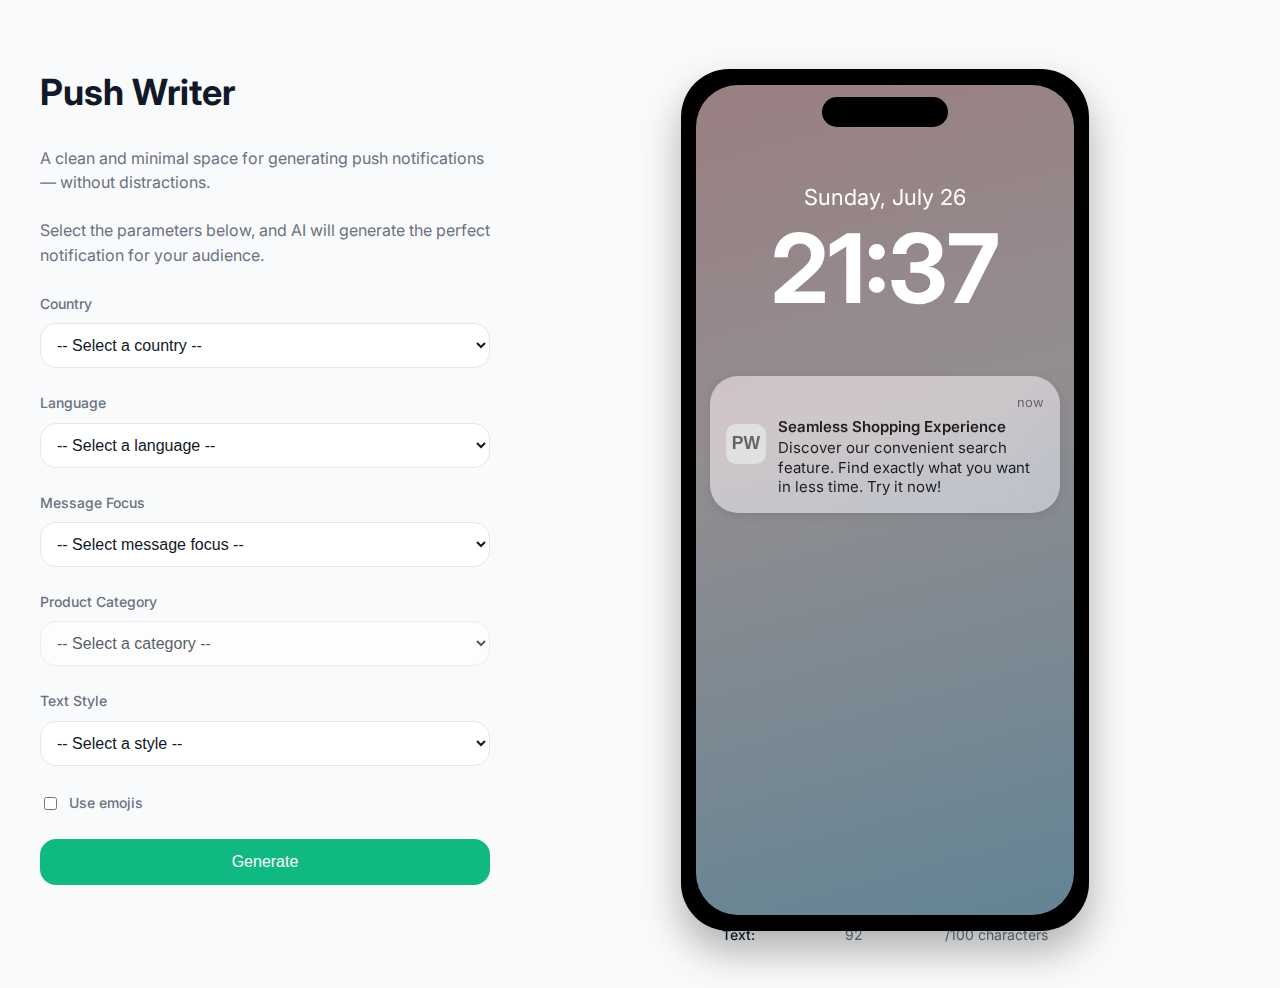
<file: index.html>
<!DOCTYPE html>
<html lang="en">
<head>
    <meta charset="UTF-8">
    <meta name="viewport" content="width=device-width, initial-scale=1.0">
    <title>Push Writer</title>
    <link rel="stylesheet" href="style.css">
    <link rel="preconnect" href="https://fonts.googleapis.com">
    <link rel="preconnect" href="https://fonts.gstatic.com" crossorigin>
    <link href="https://fonts.googleapis.com/css2?family=Inter:wght@400;500;600;700&display=swap" rel="stylesheet">
</head>
<body>
    <div class="container">
        <h1>Push Writer</h1>
        
        <div class="description">
            A clean and minimal space for generating push notifications — without distractions.
        </div>
        
        <div class="features">
            <p>Select the parameters below, and AI will generate the perfect notification for your audience.</p>
        </div>

        <div class="layout">
            <div class="filters-column">
                <form id="push-form">
                    <div class="form-group">
                        <label for="country">Country</label>
                        <select id="country" name="country" required>
                            <option value="">Select a country</option>
                            <!-- Options will be populated by JavaScript -->
                        </select>
                    </div>

                    <div class="form-group">
                        <label for="language">Language</label>
                        <select id="language" name="language" required>
                            <option value="">Select a language</option>
                            <!-- Options will be populated by JavaScript -->
                        </select>
                    </div>

                    <div class="form-group">
                        <label for="message-focus">Message Focus</label>
                        <select id="message-focus" name="message_focus" required>
                            <option value="">Select message focus</option>
                            <!-- Options will be populated by JavaScript -->
                        </select>
                    </div>

                    <div class="form-group" id="event-group" style="display: none;">
                        <label for="event">Event</label>
                        <select id="event" name="event">
                            <option value="">Select an event</option>
                            <!-- Options will be populated by JavaScript -->
                        </select>
                    </div>

                    <div class="form-group" id="functional-advantage-group" style="display: none;">
                        <label for="functional-advantage">Functional Advantage</label>
                        <select id="functional-advantage" name="functional_advantage">
                            <option value="">Select functional advantage</option>
                            <!-- Options will be populated by JavaScript -->
                        </select>
                    </div>

                    <div class="form-group">
                        <label for="category">Product Category</label>
                        <select id="category" name="category" required>
                            <option value="">Select a category</option>
                            <!-- Options will be populated by JavaScript after event selection -->
                        </select>
                    </div>

                    <div class="form-group">
                        <label for="style">Text Style</label>
                        <select id="style" name="style" required>
                            <option value="">Select a style</option>
                            <!-- Options will be populated by JavaScript -->
                        </select>
                    </div>

                    <div class="form-group">
                        <input type="checkbox" id="use-emojis" name="use_emojis">
                        <label for="use-emojis" class="checkbox-label">Use emojis</label>
                    </div>

                    <button type="submit">Generate</button>
                </form>
            </div>
            
            <div class="results-column">
                <div class="results" id="results">
                    <h2 class="results-title">Result</h2>
                    <div class="empty-state" id="empty-state">
                        <p>Your notification will appear here after generation</p>
                    </div>
                    <div class="result-content" id="result-content" style="display: none;">
                        <div class="previews">
                            <!-- iOS Lock Screen Preview -->
                            <div class="preview preview-ios">
                                <div class="iphone-frame">
                                    <div class="iphone-screen">
                                        <!-- Dynamic Island -->
                                        <div class="iphone-notch"></div>
                                        
                                        <!-- Time and Date -->
                                        <div class="lockscreen-time-date-wrapper">
                                            <div id="lockscreen-date" class="lockscreen-date"></div>
                                            <div id="lockscreen-time" class="lockscreen-time"></div>
                                        </div>
                                        
                                        <!-- Notification -->
                                        <div class="notification-bubble-ios">
                                            <div class="app-icon-ios"></div>
                                            <div class="notification-text-content-ios">
                                                <div class="notification-header-ios">
                                                    <!--<div class="app-name-ios">Push Writer</div> -->
                                                    <div class="notification-timestamp-ios">now</div>
                                                </div>
                                                <div id="ios-title" class="notification-title-ios"></div>
                                                <div id="ios-body" class="notification-body-ios"></div>
                                            </div>
                                        </div>
                                    </div>
                                </div>
                            </div>
                        </div>
                        <!-- Character counts remain outside previews -->
                        <div class="result-counts">
                            <div class="count-group">
                                <span class="count-label">Title:</span>
                                <span id="title-count-display">0</span>/30 characters
                            </div>
                            <div class="count-group">
                                <span class="count-label">Text:</span>
                                <span id="text-count-display">0</span>/100 characters
                            </div>
                        </div>
                    </div>
                </div>
            </div>
        </div>
    </div>

    <script src="script.js"></script>
</body>
</html>
</file>
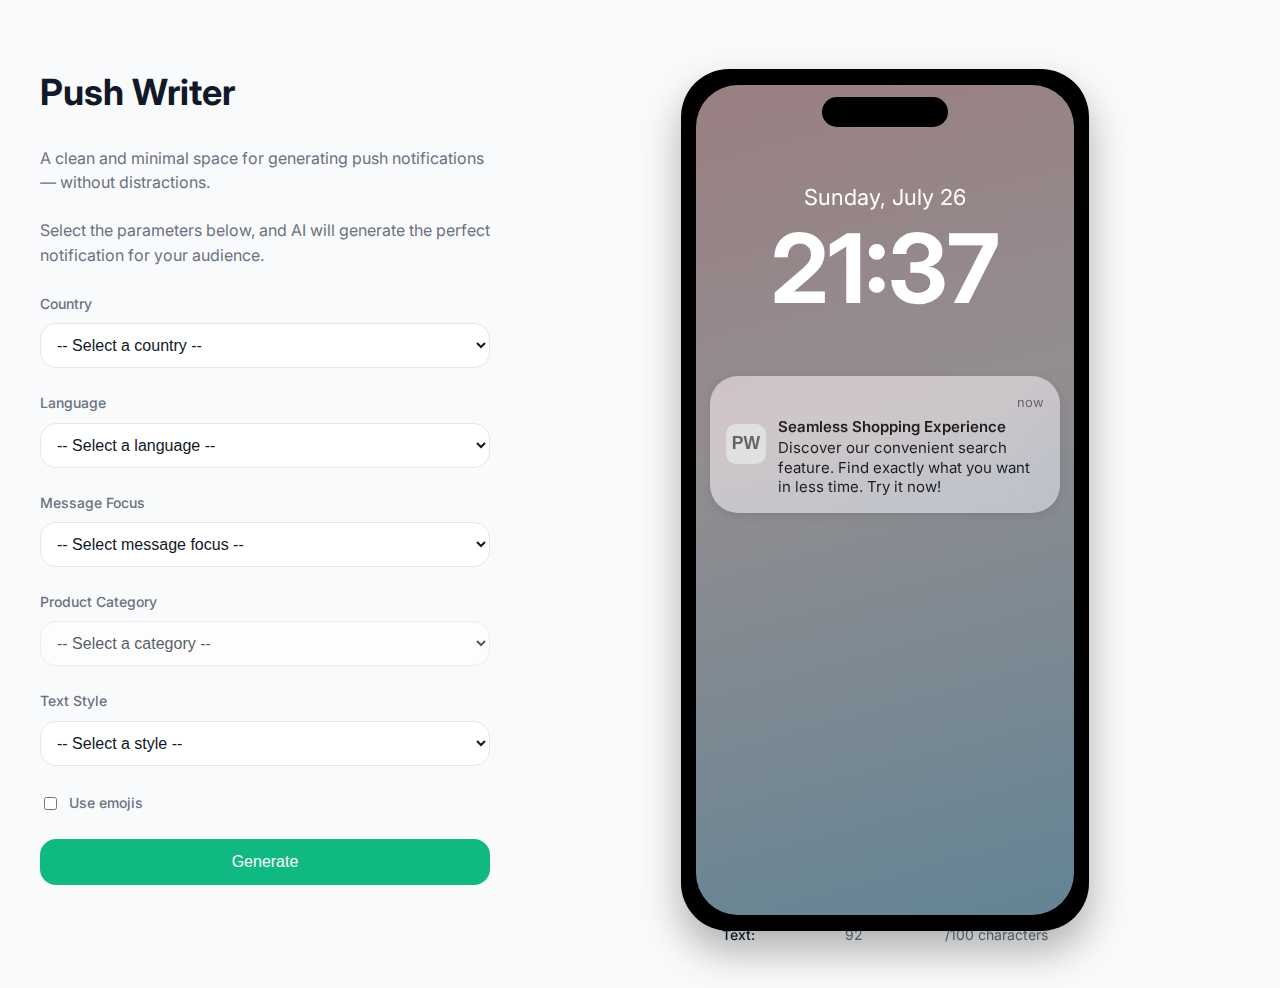
<file: static/index.html>
<!DOCTYPE html>
<html lang="en">
<head>
    <meta charset="UTF-8">
    <meta name="viewport" content="width=device-width, initial-scale=1.0">
    <title>Push Writer</title>
    <link rel="stylesheet" href="/style.css">
    <link rel="preconnect" href="https://fonts.googleapis.com">
    <link rel="preconnect" href="https://fonts.gstatic.com" crossorigin>
    <link href="https://fonts.googleapis.com/css2?family=Inter:wght@400;500;600;700&display=swap" rel="stylesheet">
</head>
<body>
    <div class="container">
        <h1>Push Writer</h1>
        
        <div class="description">
            A clean and minimal space for generating push notifications — without distractions.
        </div>
        
        <div class="features">
            <p>Select the parameters below, and AI will generate the perfect notification for your audience.</p>
        </div>

        <div class="layout">
            <div class="filters-column">
                <form id="push-form">
                    <div class="form-group">
                        <label for="country">Country</label>
                        <select id="country" name="country" required>
                            <option value="">Select a country</option>
                            <!-- Options will be populated by JavaScript -->
                        </select>
                    </div>

                    <div class="form-group">
                        <label for="language">Language</label>
                        <select id="language" name="language" required>
                            <option value="">Select a language</option>
                            <!-- Options will be populated by JavaScript -->
                        </select>
                    </div>

                    <div class="form-group">
                        <label for="message-focus">Message Focus</label>
                        <select id="message-focus" name="message_focus" required>
                            <option value="">Select message focus</option>
                            <!-- Options will be populated by JavaScript -->
                        </select>
                    </div>

                    <div class="form-group" id="event-group" style="display: none;">
                        <label for="event">Event</label>
                        <select id="event" name="event">
                            <option value="">Select an event</option>
                            <!-- Options will be populated by JavaScript -->
                        </select>
                    </div>

                    <div class="form-group" id="functional-advantage-group" style="display: none;">
                        <label for="functional-advantage">Functional Advantage</label>
                        <select id="functional-advantage" name="functional_advantage">
                            <option value="">Select functional advantage</option>
                            <!-- Options will be populated by JavaScript -->
                        </select>
                    </div>

                    <div class="form-group">
                        <label for="category">Product Category</label>
                        <select id="category" name="category" required>
                            <option value="">Select a category</option>
                            <!-- Options will be populated by JavaScript after event selection -->
                        </select>
                    </div>

                    <div class="form-group">
                        <label for="style">Text Style</label>
                        <select id="style" name="style" required>
                            <option value="">Select a style</option>
                            <!-- Options will be populated by JavaScript -->
                        </select>
                    </div>

                    <div class="form-group">
                        <input type="checkbox" id="use-emojis" name="use_emojis">
                        <label for="use-emojis" class="checkbox-label">Use emojis</label>
                    </div>

                    <button type="submit">Generate</button>
                </form>
            </div>
            
            <div class="results-column">
                <div class="results" id="results">
                    <h2 class="results-title">Result</h2>
                    <div class="empty-state" id="empty-state">
                        <p>Your notification will appear here after generation</p>
                    </div>
                    <div class="result-content" id="result-content" style="display: none;">
                        <div class="previews">
                            <!-- iOS Lock Screen Preview -->
                            <div class="preview preview-ios">
                                <div class="iphone-frame">
                                    <div class="iphone-screen">
                                        <!-- Dynamic Island -->
                                        <div class="iphone-notch"></div>
                                        
                                        <!-- Time and Date -->
                                        <div class="lockscreen-time-date-wrapper">
                                            <div id="lockscreen-date" class="lockscreen-date"></div>
                                            <div id="lockscreen-time" class="lockscreen-time"></div>
                                        </div>
                                        
                                        <!-- Notification -->
                                        <div class="notification-bubble-ios">
                                            <div class="app-icon-ios"></div>
                                            <div class="notification-text-content-ios">
                                                <div class="notification-header-ios">
                                                    <!--<div class="app-name-ios">Push Writer</div> -->
                                                    <div class="notification-timestamp-ios">now</div>
                                                </div>
                                                <div id="ios-title" class="notification-title-ios"></div>
                                                <div id="ios-body" class="notification-body-ios"></div>
                                            </div>
                                        </div>
                                    </div>
                                </div>
                            </div>
                        </div>
                        <!-- Character counts remain outside previews -->
                        <div class="result-counts">
                            <div class="count-group">
                                <span class="count-label">Title:</span>
                                <span id="title-count-display">0</span>/30 characters
                            </div>
                            <div class="count-group">
                                <span class="count-label">Text:</span>
                                <span id="text-count-display">0</span>/100 characters
                            </div>
                        </div>
                    </div>
                </div>
            </div>
        </div>
    </div>

    <script src="/script.js"></script>
</body>
</html>
</file>
<file: style.css>
body {
    font-family: 'Inter', -apple-system, BlinkMacSystemFont, sans-serif;
    line-height: 1.6;
    margin: 0;
    padding: 40px 20px;
    background-color: #fff;
    color: #333;
}

.container {
    max-width: 1200px;
    margin: 0 auto;
    padding: 0 20px;
}

h1 {
    font-size: 2.4rem;
    font-weight: 700;
    margin-bottom: 0.8rem;
    color: #111;
}

h2 {
    font-size: 1.8rem;
    font-weight: 600;
    margin-top: 0;
    margin-bottom: 1.5rem;
    color: #222;
}

/* Описание */
.description {
    font-size: 1.1rem;
    color: #555;
    margin-bottom: 0;
    line-height: 1.5;
    max-width: 450px;
}

.features {
    font-size: 1rem;
    color: #666;
    margin-bottom: 1.5rem;
    max-width: 450px;
}

.features p {
    margin: 0;
}

/* Двухколоночный макет */
.layout {
    display: flex;
    gap: 40px;
    align-items: flex-start;
    margin-top: 1rem;
}

.filters-column {
    flex: 1;
    max-width: 450px;
}

.results-column {
    flex: 1;
    position: sticky;
    top: 20px;
}

.form-group {
    margin-bottom: 1.5rem;
}

label {
    display: block;
    margin-bottom: 0.5rem;
    font-size: 0.95rem;
    color: #444;
    font-weight: 500;
}

select, input[type="text"] {
    width: 100%;
    padding: 12px;
    border: 1px solid #ddd;
    border-radius: 6px;
    box-sizing: border-box;
    background-color: #fafafa;
    font-size: 1rem;
    color: #333;
    transition: all 0.2s ease;
}

select:focus, input[type="text"]:focus {
    outline: none;
    border-color: #aaa;
    background-color: #fff;
}

input[type="checkbox"] {
    margin-right: 8px;
    vertical-align: middle;
}

.checkbox-label {
    display: inline;
    font-size: 0.95rem;
    color: #444;
}

button {
    display: block;
    width: 100%;
    padding: 14px;
    background-color: #9cb899; /* Пастельный зеленый */
    color: #fff;
    border: none;
    border-radius: 6px;
    font-size: 1rem;
    cursor: pointer;
    transition: background-color 0.3s ease;
    font-weight: 500;
}

button:hover {
    background-color: #88a485;
}

.results {
    height: auto;
    padding: 0;
    background-color: transparent;
    border-radius: 0;
    box-shadow: none;
}

.results:hover {
    box-shadow: none;
}

.results.error {
    border: 1px solid #F87171;
}

.results-title {
    display: none;
}

.ios-notification-wrapper {
    width: 100%;
    display: flex;
    flex-direction: column;
    align-items: center; /* Center notification and counts */
    margin-bottom: 1rem; /* Space between notification and counts if needed */
}

.ios-notification {
    margin-bottom: 1rem; /* Space below notification */
}

.result-counts {
    display: flex;
    flex-direction: column;
    align-items: flex-start;
    width: 100%;
    max-width: 350px;
    margin: 0 auto;
    padding: 0 12px;
    box-sizing: border-box;
    margin-top: -2rem;
}

.count-group {
    font-size: 0.875rem; /* text-sm */
    color: var(--color-muted);
    margin-bottom: 0.15rem;
    width: 100%;
    display: flex;
    justify-content: space-between;
}

.count-label {
    font-weight: 500;
    color: var(--color-text);
    margin-right: 0.5rem;
}

.empty-state {
    margin-top: 1rem; /* Space from title */
    min-height: 200px;
    color: var(--color-muted);
    font-size: 1rem;
    text-align: center;
    padding: 20px;
    background-color: #eaeaea;
    border-radius: var(--border-radius);
}

.result-group {
    margin-bottom: 0.5rem;
}

.result-group label {
    font-size: 0.875rem;
    color: var(--color-muted);
    margin-bottom: 0.25rem;
}

textarea {
    width: 100%;
    padding: 8px;
    border: none;
    border-radius: 6px;
    box-sizing: border-box;
    background-color: #c5d5c2; /* Пастельный зеленый как на скриншоте */
    font-size: 1rem;
    color: #333;
    resize: none;
    line-height: 1.4;
}

textarea:focus {
    outline: none;
}

textarea[readonly] {
    cursor: text;
    background-color: var(--color-block);
    border: 1px solid var(--color-input-border);
    border-radius: 0.5rem;
}

/* Адаптивность для мобильных устройств */
@media (max-width: 900px) {
    .layout {
        flex-direction: column;
    }
    
    .filters-column, 
    .results-column {
        max-width: 100%;
        width: 100%;
    }
    
    .results-column {
        margin-top: 0;
    }
    .previews {
        margin-top: 1rem;
        min-height: 600px;
    }
}

/* Redesign overrides */
:root {
    --color-bg: #F9FAFB;
    --color-block: #FFFFFF;
    --color-text: #111827;
    --color-muted: #6B7280;
    --color-input-border: #E5E7EB;
    --color-button: #10B981;
    --color-white: #FFFFFF;
    --border-radius: 1rem;
    --shadow-md: 0 4px 6px rgba(0, 0, 0, 0.1);
    --shadow-lg: 0 10px 15px rgba(0, 0, 0, 0.1);
    --shadow-xl: 0 20px 25px rgba(0, 0, 0, 0.1);
}

body {
    background-color: var(--color-bg);
    color: var(--color-text);
    font-family: 'Inter', sans-serif;
}

h1 {
    font-size: 2.25rem; /* text-4xl */
    font-weight: 700;
    margin-bottom: 1.5rem;
    color: var(--color-text);
}

.description,
.features {
    font-size: 1rem; /* text-base */
    color: var(--color-muted);
    margin-bottom: 1.5rem;
}

label,
.checkbox-label {
    font-size: 0.875rem; /* text-sm */
    color: var(--color-muted);
}

select,
input[type="text"],
textarea {
    padding: 12px;
    border: 1px solid var(--color-input-border);
    border-radius: var(--border-radius);
    background-color: var(--color-block);
    font-size: 1rem;
    color: var(--color-text);
    transition: all 0.2s ease;
}
select:focus,
input[type="text"]:focus,
textarea:focus {
    outline: none;
    border-color: var(--color-muted);
}

button {
    padding: 14px;
    background-color: var(--color-button);
    color: var(--color-white);
    border-radius: var(--border-radius);
    font-size: 1rem;
    font-weight: 500;
    cursor: pointer;
    transition: background-color 0.3s ease, opacity 0.3s ease;
}
button:hover:not(:disabled) {
    background-color: #059E71;
}
button:disabled {
    opacity: 0.5;
    cursor: not-allowed;
}
button.loading {
    cursor: progress;
}

.empty-state {
    min-height: 200px;
    color: var(--color-muted);
    font-size: 1rem;
    text-align: center;
    padding: 20px;
    background-color: #eaeaea;
    border-radius: var(--border-radius);
}

.result-content {
    display: none;
    opacity: 0;
    transform: translateY(10px);
    transition: opacity 0.3s ease, transform 0.3s ease;
    margin-top: 1rem; /* Space from title */
}
.result-content.show {
    display: block !important;
    opacity: 1;
    transform: translateY(0);
}

textarea[readonly] {
    font-size: 1.125rem; /* text-lg */
    font-weight: 500;
    background-color: var(--color-block);
}

/* iOS Notification Styles */
.ios-notification {
    display: flex;
    align-items: flex-start;
    padding: 12px;
    border-radius: 16px;
    background-color: rgba(50, 50, 70, 0.85); /* Semi-transparent dark background */
    backdrop-filter: blur(15px) saturate(180%);
    -webkit-backdrop-filter: blur(15px) saturate(180%); /* For Safari */
    color: #FFFFFF;
    box-shadow: 0 4px 12px rgba(0, 0, 0, 0.2);
    max-width: 350px; /* Typical width of a push notification */
    margin: 0 auto; /* Center it within the results card if desired */
}

.ios-notification-icon-container {
    margin-right: 10px;
}

.ios-notification-icon {
    width: 40px;
    height: 40px;
    background-color: #E0E0E0; /* Placeholder gray icon */
    border-radius: 10px; /* Apple-like icon corner radius */
}

.ios-notification-content {
    flex: 1;
    display: flex;
    flex-direction: column;
}

.ios-notification-header {
    display: flex;
    justify-content: space-between;
    align-items: center;
    margin-bottom: 2px;
}

.ios-notification-app-name {
    font-size: 0.875rem; /* 14px */
    font-weight: 600; /* Semi-bold */
    color: rgba(255, 255, 255, 0.9);
}

.ios-notification-time {
    font-size: 0.7125rem; /* 13px */
    color: rgba(235, 235, 245, 0.6); /* Lighter, slightly transparent white */
}

.ios-notification-title {
    font-size: 0.9375rem; /* 15px */
    font-weight: 600; /* Semi-bold */
    margin-bottom: 1px;
    line-height: 1.3;
    color: #FFFFFF;
}

.ios-notification-body {
    font-size: 0.9375rem; /* 15px */
    line-height: 1.3;
    color: #FFFFFF;
    white-space: pre-wrap; /* To respect newlines from the server if any */
}

/* Adjustments to existing result styles if needed or remove them */
.result-group label,
.result-group textarea,
.count {
    /* These might no longer be needed or will be overridden by the new structure */
    /* display: none; /* Or remove them if they cause issues */
}

/* Preview Container */
.previews {
    display: flex;
    justify-content: center;
    margin-top: -15rem;
    padding: 0;
    min-height: 700px;
}

.preview {
    flex: 1;
    max-width: 450px;
    display: flex;
    justify-content: center;
    align-items: flex-start;
    padding-top: 0;
}

/* iPhone Frame and Screen */
.iphone-frame {
    width: 390px; /* Ширина iPhone 14 Pro */
    height: 844px; /* Высота iPhone 14 Pro */
    background-color: #000;
    border-radius: 48px;
    padding: 9px 9px;
    box-shadow: 0 20px 40px rgba(0,0,0,0.3);
    position: relative;
    display: flex;
    justify-content: center;
    align-items: center;
}

.iphone-screen {
    width: 360px;
    height: 800px;
    border-radius: 42px;
    padding: 15px 9px;
    position: relative;
    overflow: hidden;
    display: flex;
    flex-direction: column;
    align-items: center;
    background: linear-gradient(165deg, 
        rgba(255, 225, 225, 0.5) 0%,
        rgba(255, 255, 255, 0.5) 40%,
        rgba(160, 220, 255, 0.5) 100%
    );
    backdrop-filter: blur(20px);
    -webkit-backdrop-filter: blur(20px);
}

/* Добавляем фоновый паттерн для большей реалистичности */
.iphone-screen::before {
    content: '';
    position: absolute;
    top: 0;
    left: 0;
    right: 0;
    bottom: 0;
    background: linear-gradient(165deg,
        rgba(255, 182, 193, 0.2) 0%,
        rgba(173, 216, 230, 0.2) 100%
    );
    z-index: -1;
}

/* Dynamic Island */
.iphone-notch {
    width: 126px;
    height: 30px;
    background-color: #000;
    border-radius: 20px;
    position: absolute;
    top: 12px;
    left: 50%;
    transform: translateX(-50%);
    z-index: 10;
}

/* Status Bar */
.status-bar {
    display: none;
}

.status-bar-left {
    display: flex;
    align-items: center;
    gap: 5px;
}

.status-bar-right {
    display: flex;
    align-items: center;
    gap: 5px;
}

.signal-icon, .wifi-icon, .battery-icon {
    width: 18px;
    height: 12px;
    background-color: #fff;
    border-radius: 2px;
}

/* Time and Date Container */
.lockscreen-time-date-wrapper {
    display: flex;
    flex-direction: column;
    align-items: center;
    justify-content: center;
    margin-top: 80px;
    margin-bottom: 40px;
}

.lockscreen-date {
    order: -1;
    margin-bottom: 5px;
    font-size: 22px;
    font-weight: 400;
    color: #fff;
    text-align: center;
}

.lockscreen-time {
    font-size: 96px;
    font-weight: 700;
    color: #fff;
    text-align: center;
    line-height: 1;
}

/* Notification Card */
.notification-bubble-ios {
    backdrop-filter: blur(20px);
    -webkit-backdrop-filter: blur(20px);
    border-radius: 28px;
    padding: 16px;
    width: calc(100% - 10px);
    box-sizing: border-box;
    box-shadow: 0 2px 10px rgba(0, 0, 0, 0.1);
    margin-top: 20px;
    display: flex;
    align-items: flex-start;
    gap: 12px;
}

.app-icon-ios {
    width: 40px;
    height: 40px;
    background-color: #e0e0e0;
    border-radius: 10px;
    flex-shrink: 0;
    background-image: url("data:image/svg+xml,%3Csvg xmlns='http://www.w3.org/2000/svg' viewBox='0 0 50 50'%3E%3Crect width='50' height='50' fill='%23e0e0e0'/%3E%3Ctext x='50%25' y='50%25' font-family='Arial' font-size='22' font-weight='bold' text-anchor='middle' dominant-baseline='middle' fill='%23666'%3EPW%3C/text%3E%3C/svg%3E");
    background-size: cover;
    display: flex;
    align-items: center;
    justify-content: center;
    align-self: center;   /* <<=== НОВОЕ: Центрирует только этот элемент по вертикали */
    flex-shrink: 0;
}

.notification-text-content-ios {
    flex-grow: 1;
    min-width: 0;
}

.notification-header-ios {
    display: flex;
    justify-content: space-between;
    align-items: center;
    margin-bottom: 4px;
}

.app-name-ios {
    font-size: 15px;
    color: rgba(0, 0, 0, 0.85);
    font-weight: 600;
}

.notification-timestamp-ios {
    font-size: 13px;
    color: rgba(0, 0, 0, 0.5);
    margin-left: auto;
}

.notification-title-ios {
    font-size: 15px;
    color: rgba(0, 0, 0, 0.85);
    font-weight: 600;
    margin-bottom: 2px;
    line-height: 1.3;
}

.notification-body-ios {
    font-size: 15px;
    color: rgba(0, 0, 0, 0.85);
    line-height: 1.3;
}
</file>
